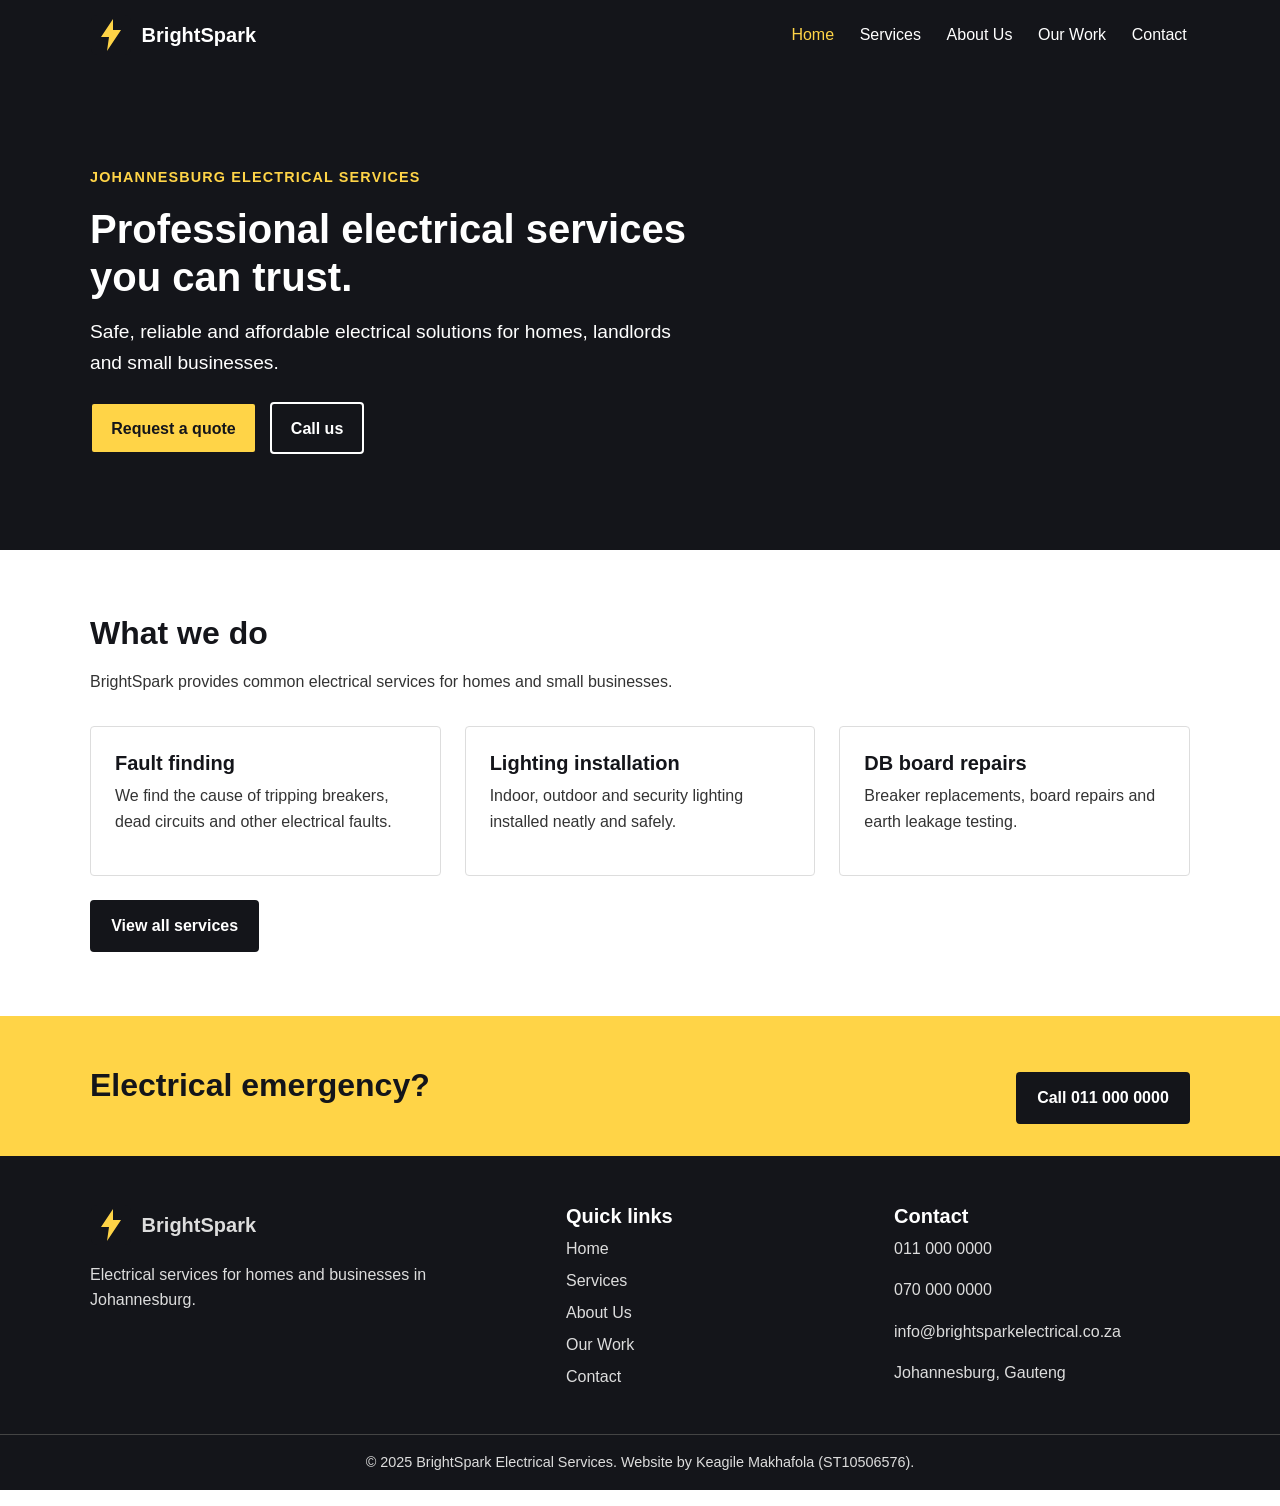
<file: index.html>
<!DOCTYPE html>
<html lang="en">
<head>
  <meta charset="UTF-8">
  <meta name="viewport" content="width=device-width, initial-scale=1.0">
  <meta name="description" content="BrightSpark Electrical Services in Johannesburg.">
  <meta name="author" content="Keagile Makhafola">
  <title>BrightSpark Electrical Services - Home</title>
  <link rel="stylesheet" href="css/style.css">
</head>

<body>
<header class="site-header">
  <div class="container header-inner">
    <a href="index.html" class="brand"><svg class="logo" width="42" height="42" viewBox="0 0 42 42" xmlns="http://www.w3.org/2000/svg" aria-label="BrightSpark logo" role="img">
  <rect x="1" y="1" width="40" height="40" rx="6" fill="#14151a"/>
  <path d="M23 5L11 23H19L17 37L31 16H23L23 5Z" fill="#FFD447"/>
</svg><span>BrightSpark</span></a>
    <nav>
      <ul class="nav-list">
        <li><a href="index.html" class="current">Home</a></li>
        <li><a href="services.html">Services</a></li>
        <li><a href="about.html">About Us</a></li>
        <li><a href="gallery.html">Our Work</a></li>
        <li><a href="contact.html">Contact</a></li>
      </ul>
    </nav>
  </div>
</header>

<main>
  <section class="hero">
    <div class="container">
      <p class="small-heading">Johannesburg electrical services</p>
      <h1>Professional electrical services you can trust.</h1>
      <p class="hero-text">Safe, reliable and affordable electrical solutions for homes, landlords and small businesses.</p>
      <div class="buttons">
        <a href="contact.html" class="button primary">Request a quote</a>
        <a href="tel:+27110000000" class="button light">Call us</a>
      </div>
    </div>
  </section>

  <section class="section">
    <div class="container">
      <h2>What we do</h2>
      <p class="intro">BrightSpark provides common electrical services for homes and small businesses.</p>
      <div class="cards">
        <article class="card"><h3>Fault finding</h3><p>We find the cause of tripping breakers, dead circuits and other electrical faults.</p></article>
        <article class="card"><h3>Lighting installation</h3><p>Indoor, outdoor and security lighting installed neatly and safely.</p></article>
        <article class="card"><h3>DB board repairs</h3><p>Breaker replacements, board repairs and earth leakage testing.</p></article>
      </div>
      <a href="services.html" class="button secondary">View all services</a>
    </div>
  </section>

  <section class="callout">
    <div class="container">
      <h2>Electrical emergency?</h2>
      <a href="tel:+27110000000" class="button secondary">Call 011 000 0000</a>
    </div>
  </section>

</main>
<footer class="site-footer">
  <div class="container footer-grid">
    <div>
      <a href="index.html" class="brand"><svg class="logo" width="42" height="42" viewBox="0 0 42 42" xmlns="http://www.w3.org/2000/svg" aria-label="BrightSpark logo" role="img">
  <rect x="1" y="1" width="40" height="40" rx="6" fill="#14151a"/>
  <path d="M23 5L11 23H19L17 37L31 16H23L23 5Z" fill="#FFD447"/>
  
</svg><span>BrightSpark</span></a>
      <p>Electrical services for homes and businesses in Johannesburg.</p>
    </div>
    <div>
      <h3>Quick links</h3>
      <ul>
        <li><a href="index.html">Home</a></li>
        <li><a href="services.html">Services</a></li>
        <li><a href="about.html">About Us</a></li>
        <li><a href="gallery.html">Our Work</a></li>
        <li><a href="contact.html">Contact</a></li>
      </ul>

    </div>
    <div>
      <h3>Contact</h3>
      <p>011 000 0000</p>
      <p>070 000 0000</p>
      <p>info@brightsparkelectrical.co.za</p>
      <p>Johannesburg, Gauteng</p>
    </div>
  </div>

  <p class="footer-bottom">&copy; 2025 BrightSpark Electrical Services. Website by Keagile Makhafola (ST10506576).</p>
</footer>
</body>
</html>
</file>
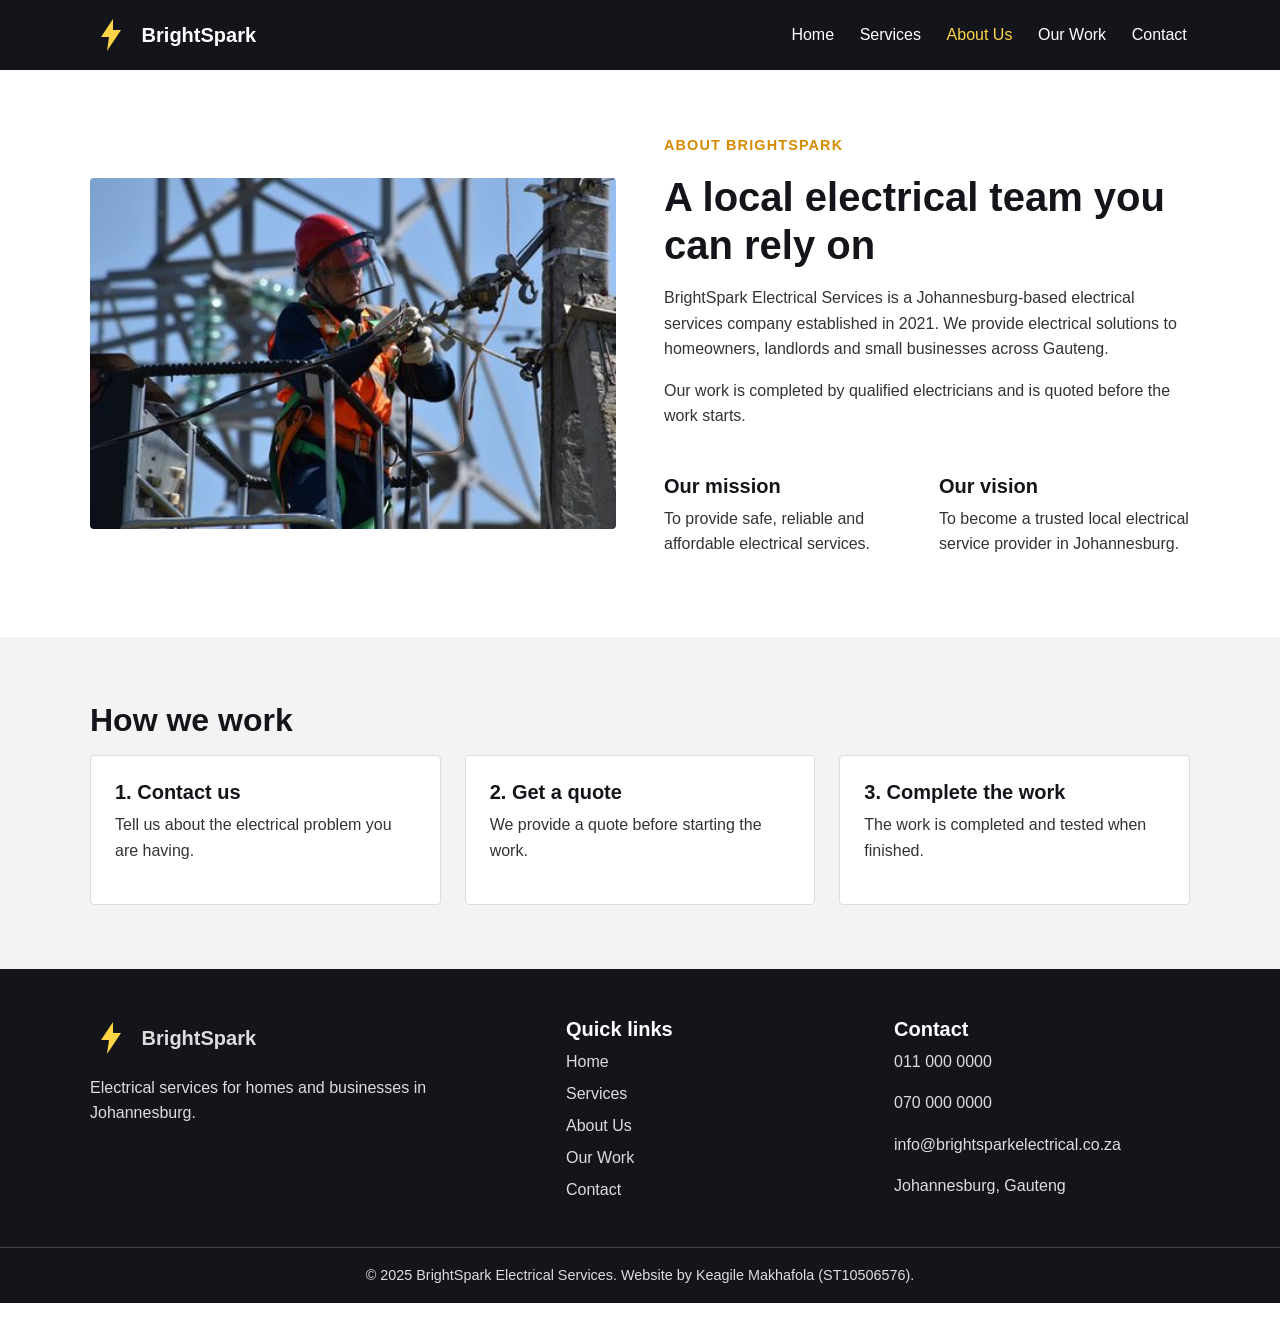
<file: about.html>
<!DOCTYPE html>
<html lang="en">

<head>
  <meta charset="UTF-8">
  <meta name="viewport" content="width=device-width, initial-scale=1.0">
  <meta name="description" content="BrightSpark Electrical Services in Johannesburg.">
  <meta name="author" content="Keagile Makhafola">
  <title>BrightSpark Electrical Services - About Us</title>
  <link rel="stylesheet" href="css/style.css">
</head>

<body>
<header class="site-header">
  <div class="container header-inner">
    <a href="index.html" class="brand"><svg class="logo" width="42" height="42" viewBox="0 0 42 42" xmlns="http://www.w3.org/2000/svg" aria-label="BrightSpark logo" role="img">
  <rect x="1" y="1" width="40" height="40" rx="6" fill="#14151a"/>
  <path d="M23 5L11 23H19L17 37L31 16H23L23 5Z" fill="#FFD447"/>
</svg><span>BrightSpark</span></a>
    <nav>
      <ul class="nav-list">
        <li><a href="index.html">Home</a></li>
        <li><a href="services.html">Services</a></li>
        <li><a href="about.html" class="current">About Us</a></li>
        <li><a href="gallery.html">Our Work</a></li>
        <li><a href="contact.html">Contact</a></li>
      </ul>
    </nav>
  </div>
</header>

<main>
  <section class="section">
    <div class="container about">
      <div>
        <picture>
          <source media="(max-width: 600px)" srcset="images/electrical-installation-small.jpg">
          <source media="(max-width: 1000px)" srcset="images/electrical-installation-medium.jpg">
          <img src="images/electrical-installation.avif" srcset="images/electrical-installation-small.jpg 450w, images/electrical-installation-medium.jpg 750w, images/electrical-installation.avif 900w" sizes="(max-width: 600px) 100vw, 50vw" alt="Electrical installation work">
        </picture>
      </div>
      
      <div>
        <p class="small-heading">About BrightSpark</p>
        <h1>A local electrical team you can rely on</h1>
        <p>BrightSpark Electrical Services is a Johannesburg-based electrical services company established in 2021. We provide electrical solutions to homeowners, landlords and small businesses across Gauteng.</p>
        <p>Our work is completed by qualified electricians and is quoted before the work starts.</p>
        <div class="values">
          <div><h3>Our mission</h3><p>To provide safe, reliable and affordable electrical services.</p></div>
          <div><h3>Our vision</h3><p>To become a trusted local electrical service provider in Johannesburg.</p></div>
        </div>
      </div>
    </div>

  </section>
  <section class="section grey">
    <div class="container">
      <h2>How we work</h2>
      <div class="cards">
        <article class="card"><h3>1. Contact us</h3><p>Tell us about the electrical problem you are having.</p></article>
        <article class="card"><h3>2. Get a quote</h3><p>We provide a quote before starting the work.</p></article>
        <article class="card"><h3>3. Complete the work</h3><p>The work is completed and tested when finished.</p></article>
      </div>
    </div>
  </section>

</main>

<footer class="site-footer">
  <div class="container footer-grid">
    <div>
      <a href="index.html" class="brand"><svg class="logo" width="42" height="42" viewBox="0 0 42 42" xmlns="http://www.w3.org/2000/svg" aria-label="BrightSpark logo" role="img">
  <rect x="1" y="1" width="40" height="40" rx="6" fill="#14151a"/>
  <path d="M23 5L11 23H19L17 37L31 16H23L23 5Z" fill="#FFD447"/>
</svg><span>BrightSpark</span></a>
      <p>Electrical services for homes and businesses in Johannesburg.</p>
    </div>
    <div>
      <h3>Quick links</h3>
      <ul>
        <li><a href="index.html">Home</a></li>
        <li><a href="services.html">Services</a></li>
        <li><a href="about.html">About Us</a></li>
        <li><a href="gallery.html">Our Work</a></li>
        <li><a href="contact.html">Contact</a></li>
      </ul>
    </div>

    <div>
      <h3>Contact</h3>
      <p>011 000 0000</p>
      <p>070 000 0000</p>
      <p>info@brightsparkelectrical.co.za</p>
      <p>Johannesburg, Gauteng</p>
    </div>
  </div>

  <p class="footer-bottom">&copy; 2025 BrightSpark Electrical Services. Website by Keagile Makhafola (ST10506576).</p>
</footer>
</body>
</html>
</file>
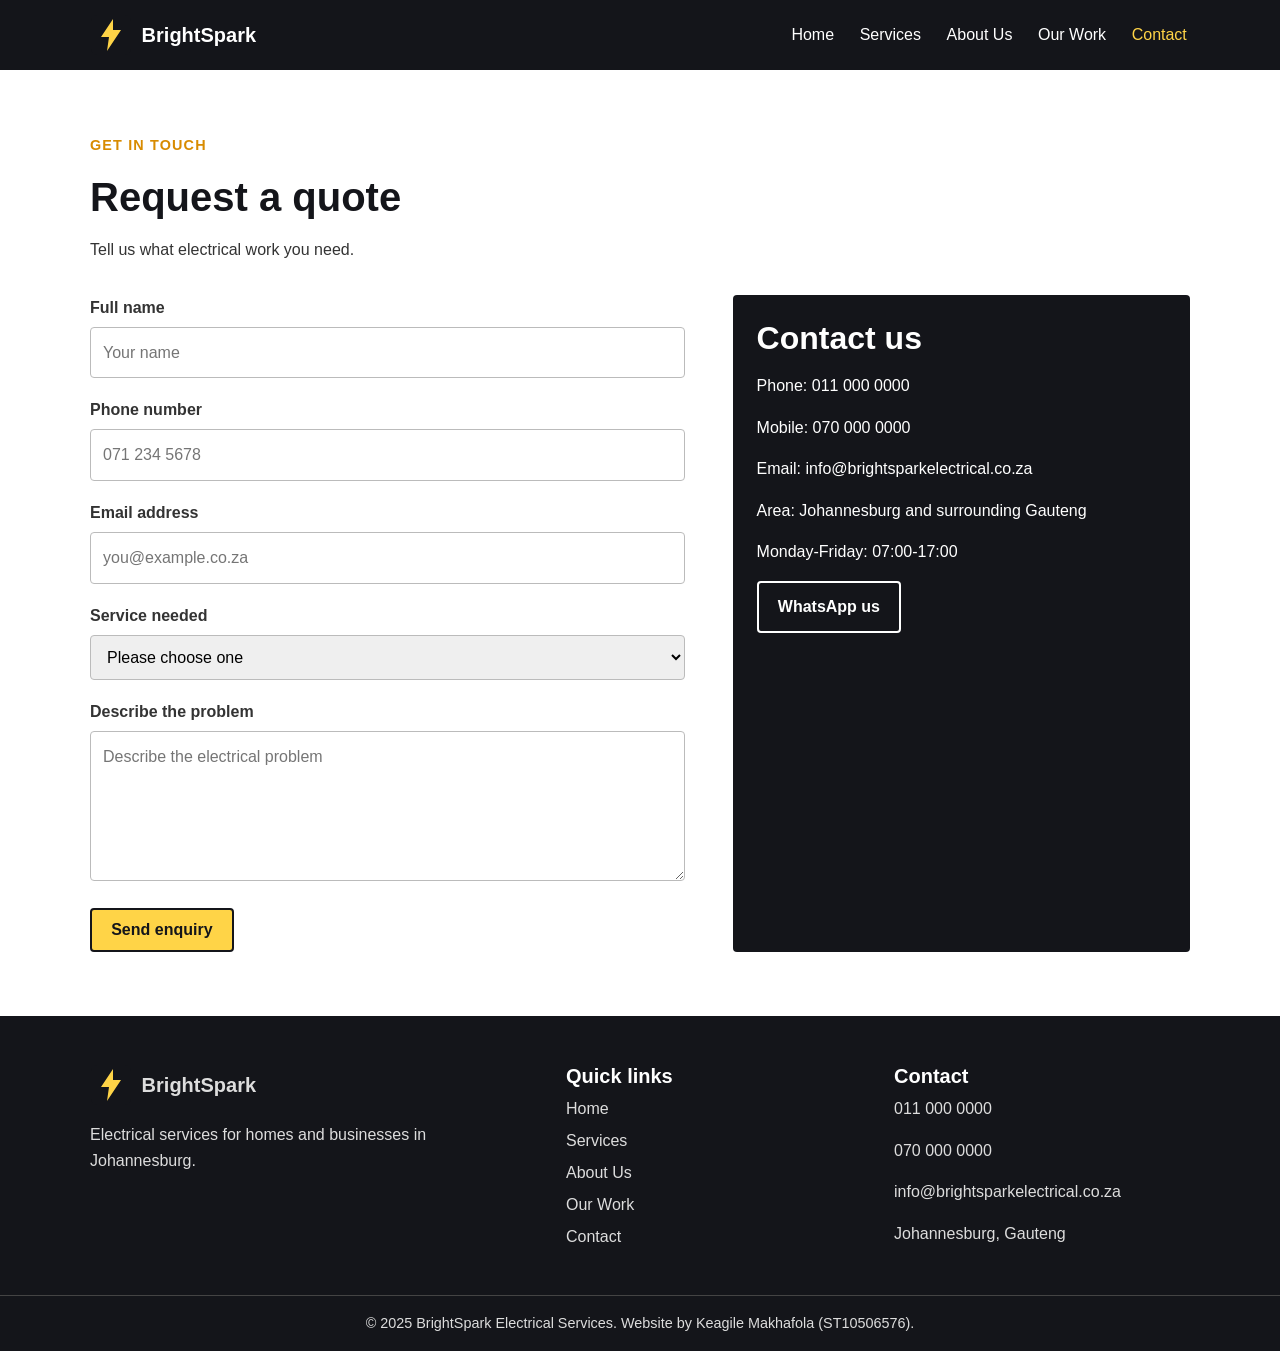
<file: contact.html>
<!DOCTYPE html>
<html lang="en">
<head>
  <meta charset="UTF-8">
  <meta name="viewport" content="width=device-width, initial-scale=1.0">
  <meta name="description" content="BrightSpark Electrical Services in Johannesburg.">
  <meta name="author" content="Keagile Makhafola">
  <title>BrightSpark Electrical Services - Contact</title>
  <link rel="stylesheet" href="css/style.css">
</head>

<body>
<header class="site-header">
  <div class="container header-inner">
    <a href="index.html" class="brand"><svg class="logo" width="42" height="42" viewBox="0 0 42 42" xmlns="http://www.w3.org/2000/svg" aria-label="BrightSpark logo" role="img">
  <rect x="1" y="1" width="40" height="40" rx="6" fill="#14151a"/>
  <path d="M23 5L11 23H19L17 37L31 16H23L23 5Z" fill="#FFD447"/>
</svg><span>BrightSpark</span></a>
    <nav>
      <ul class="nav-list">
        <li><a href="index.html">Home</a></li>
        <li><a href="services.html">Services</a></li>
        <li><a href="about.html">About Us</a></li>
        <li><a href="gallery.html">Our Work</a></li>
        <li><a href="contact.html" class="current">Contact</a></li>
      </ul>
    </nav>
  </div>

</header>
<main>
  <section class="section">
    <div class="container">
      <p class="small-heading">Get in touch</p>
      <h1>Request a quote</h1>
      <p class="intro">Tell us what electrical work you need.</p>
      <div class="contact">
        <form action="#" method="post">
          <label for="fullName">Full name</label>
          <input type="text" id="fullName" name="fullName" placeholder="Your name" required>
          <label for="phone">Phone number</label>
          <input type="tel" id="phone" name="phone" placeholder="071 234 5678" required>
          <label for="email">Email address</label>
          <input type="email" id="email" name="email" placeholder="you@example.co.za" required>
          <label for="service">Service needed</label>
          <select id="service" name="service" required>
            <option value="">Please choose one</option>
            <option>Electrical fault finding</option>
            <option>Lighting installation</option>
            <option>Plug and socket installation</option>
            <option>DB board repairs</option>
            <option>Home wiring</option>
            <option>Electrical maintenance</option>
          </select>

          <label for="message">Describe the problem</label>
          <textarea id="message" name="message" placeholder="Describe the electrical problem"></textarea>
          <button type="submit" class="button primary">Send enquiry</button>

        </form>
        <aside class="contact-box">
          <h2>Contact us</h2>
          <p>Phone: 011 000 0000</p>
          <p>Mobile: 070 000 0000</p>
          <p>Email: info@brightsparkelectrical.co.za</p>
          <p>Area: Johannesburg and surrounding Gauteng</p>
          <p>Monday-Friday: 07:00-17:00</p>
          <a href="https://wa.me/27700000000" class="button light">WhatsApp us</a>
        </aside>

      </div>
    </div>
  </section>

</main>
<footer class="site-footer">
  <div class="container footer-grid">
    <div>
      <a href="index.html" class="brand"><svg class="logo" width="42" height="42" viewBox="0 0 42 42" xmlns="http://www.w3.org/2000/svg" aria-label="BrightSpark logo" role="img">
  <rect x="1" y="1" width="40" height="40" rx="6" fill="#14151a"/>
  <path d="M23 5L11 23H19L17 37L31 16H23L23 5Z" fill="#FFD447"/>
</svg><span>BrightSpark</span></a>
      <p>Electrical services for homes and businesses in Johannesburg.</p>

    </div>
    <div>
      <h3>Quick links</h3>
      <ul>
        <li><a href="index.html">Home</a></li>
        <li><a href="services.html">Services</a></li>
        <li><a href="about.html">About Us</a></li>
        <li><a href="gallery.html">Our Work</a></li>
        <li><a href="contact.html">Contact</a></li>
      </ul>
    </div>

    <div>
      <h3>Contact</h3>
      <p>011 000 0000</p>
      <p>070 000 0000</p>
      <p>info@brightsparkelectrical.co.za</p>
      <p>Johannesburg, Gauteng</p>
    </div>
  </div>
  
  <p class="footer-bottom">&copy; 2025 BrightSpark Electrical Services. Website by Keagile Makhafola (ST10506576).</p>
</footer>
</body>
</html>
</file>
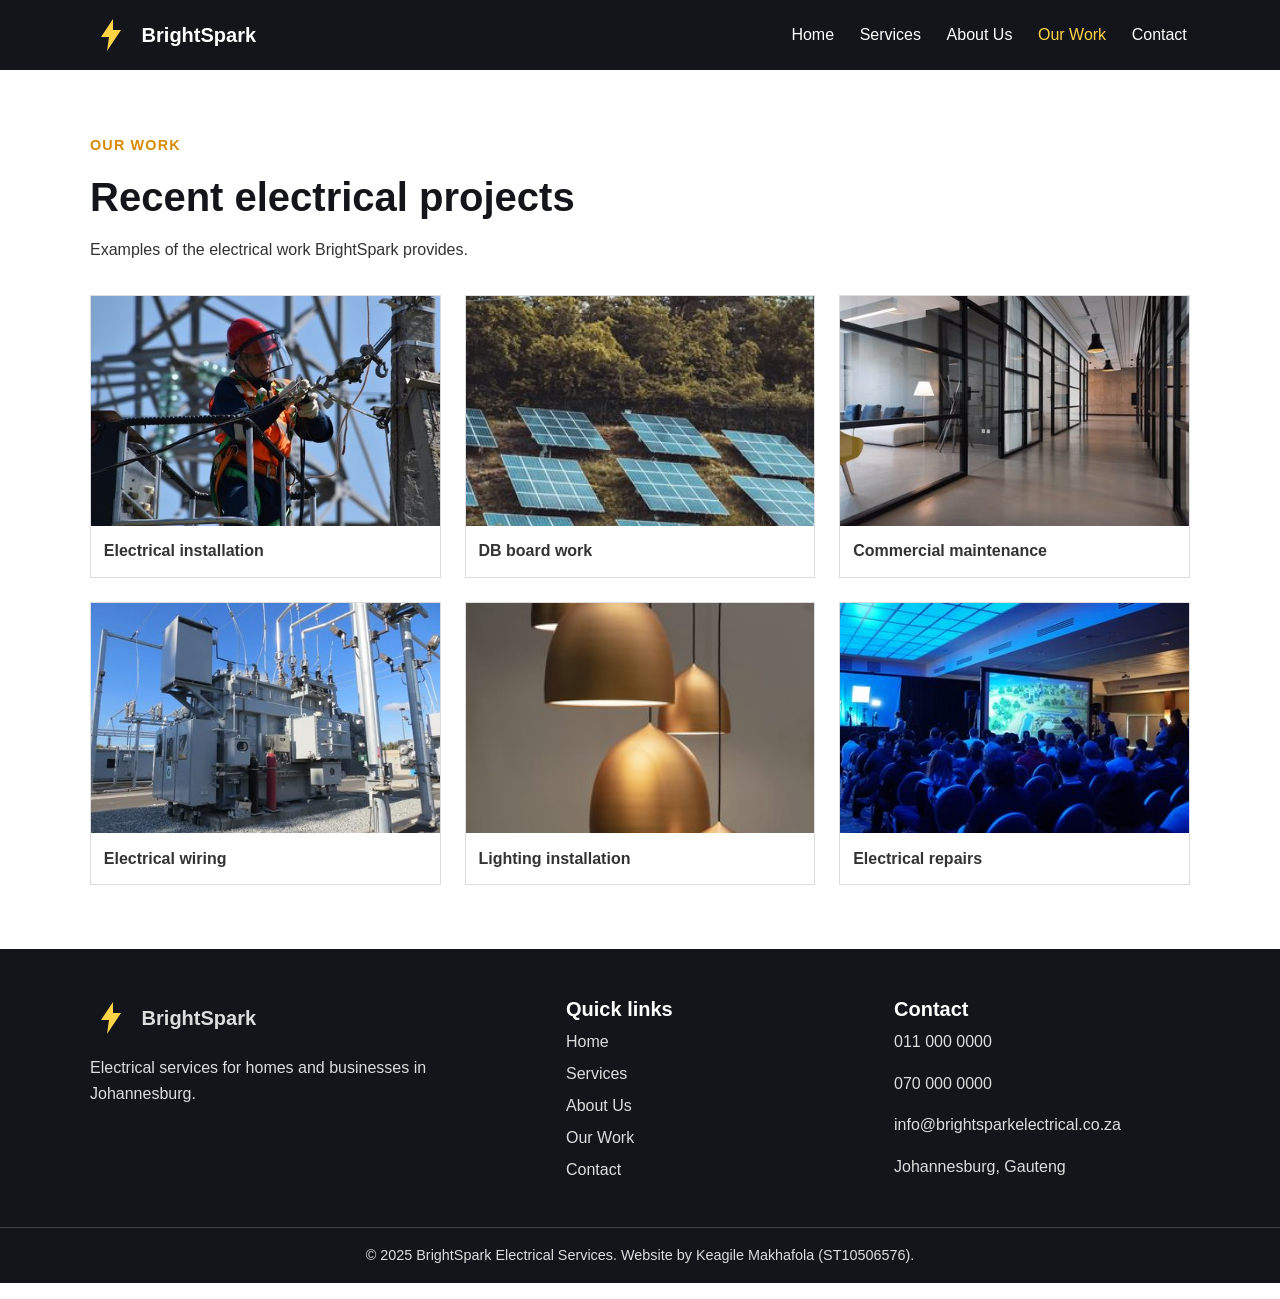
<file: gallery.html>
<!DOCTYPE html>
<html lang="en">

<head>
  <meta charset="UTF-8">
  <meta name="viewport" content="width=device-width, initial-scale=1.0">
  <meta name="description" content="BrightSpark Electrical Services in Johannesburg.">
  <meta name="author" content="Keagile Makhafola">
  <title>BrightSpark Electrical Services - Our Work</title>
  <link rel="stylesheet" href="css/style.css">
</head>

<body>
<header class="site-header">
  <div class="container header-inner">
    <a href="index.html" class="brand"><svg class="logo" width="42" height="42" viewBox="0 0 42 42" xmlns="http://www.w3.org/2000/svg" aria-label="BrightSpark logo" role="img">
  <rect x="1" y="1" width="40" height="40" rx="6" fill="#14151a"/>
  <path d="M23 5L11 23H19L17 37L31 16H23L23 5Z" fill="#FFD447"/>
  
</svg><span>BrightSpark</span></a>
    <nav>
      <ul class="nav-list">
        <li><a href="index.html">Home</a></li>
        <li><a href="services.html">Services</a></li>
        <li><a href="about.html">About Us</a></li>
        <li><a href="gallery.html" class="current">Our Work</a></li>
        <li><a href="contact.html">Contact</a></li>
      </ul>
    </nav>
  </div>
</header>

<main>
  <section class="section">
    <div class="container">
      <p class="small-heading">Our work</p>
      <h1>Recent electrical projects</h1>
      <p class="intro">Examples of the electrical work BrightSpark provides.</p>
      <div class="gallery">
        <figure><img src="images/electrical-installation.avif" srcset="images/electrical-installation-small.jpg 450w, images/electrical-installation-medium.jpg 750w, images/electrical-installation.avif 900w" sizes="(max-width: 640px) 100vw, (max-width: 1000px) 50vw, 33vw" alt="Electrical installation" loading="lazy"><figcaption>Electrical installation</figcaption></figure>
        <figure><img src="images/db-board-work.avif" srcset="images/db-board-work-small.jpg 450w, images/db-board-work-medium.jpg 750w, images/db-board-work.avif 900w" sizes="(max-width: 640px) 100vw, (max-width: 1000px) 50vw, 33vw" alt="DB board work" loading="lazy"><figcaption>DB board work</figcaption></figure>
        <figure><img src="images/commercial-maintenance.avif" srcset="images/commercial-maintenance-small.jpg 450w, images/commercial-maintenance-medium.jpg 750w, images/commercial-maintenance.avif 900w" sizes="(max-width: 640px) 100vw, (max-width: 1000px) 50vw, 33vw" alt="Commercial maintenance" loading="lazy"><figcaption>Commercial maintenance</figcaption></figure>
        <figure><img src="images/wiring.avif" srcset="images/wiring-small.jpg 450w, images/wiring-medium.jpg 750w, images/wiring.avif 900w" sizes="(max-width: 640px) 100vw, (max-width: 1000px) 50vw, 33vw" alt="Electrical wiring" loading="lazy"><figcaption>Electrical wiring</figcaption></figure>
        <figure><img src="images/lighting-installation.avif" srcset="images/lighting-installation-small.jpg 450w, images/lighting-installation-medium.jpg 750w, images/lighting-installation.avif 900w" sizes="(max-width: 640px) 100vw, (max-width: 1000px) 50vw, 33vw" alt="Lighting installation" loading="lazy"><figcaption>Lighting installation</figcaption></figure>
        <figure><img src="images/electrical-repairs.avif" srcset="images/electrical-repairs-small.jpg 450w, images/electrical-repairs-medium.jpg 750w, images/electrical-repairs.avif 900w" sizes="(max-width: 640px) 100vw, (max-width: 1000px) 50vw, 33vw" alt="Electrical repairs" loading="lazy"><figcaption>Electrical repairs</figcaption></figure>
      </div>
    </div>
  </section>
</main>

<footer class="site-footer">
  <div class="container footer-grid">
    <div>
      <a href="index.html" class="brand"><svg class="logo" width="42" height="42" viewBox="0 0 42 42" xmlns="http://www.w3.org/2000/svg" aria-label="BrightSpark logo" role="img">
  <rect x="1" y="1" width="40" height="40" rx="6" fill="#14151a"/>
  <path d="M23 5L11 23H19L17 37L31 16H23L23 5Z" fill="#FFD447"/>

</svg><span>BrightSpark</span></a>
      <p>Electrical services for homes and businesses in Johannesburg.</p>
    </div>
    <div>
      <h3>Quick links</h3>
      <ul>
        <li><a href="index.html">Home</a></li>
        <li><a href="services.html">Services</a></li>
        <li><a href="about.html">About Us</a></li>
        <li><a href="gallery.html">Our Work</a></li>
        <li><a href="contact.html">Contact</a></li>
      </ul>
    </div>
    <div>
      <h3>Contact</h3>
      <p>011 000 0000</p>
      <p>070 000 0000</p>
      <p>info@brightsparkelectrical.co.za</p>
      <p>Johannesburg, Gauteng</p>
    </div>
  </div>
  <p class="footer-bottom">&copy; 2025 BrightSpark Electrical Services. Website by Keagile Makhafola (ST10506576).</p>
</footer>
</body>
</html>
</file>
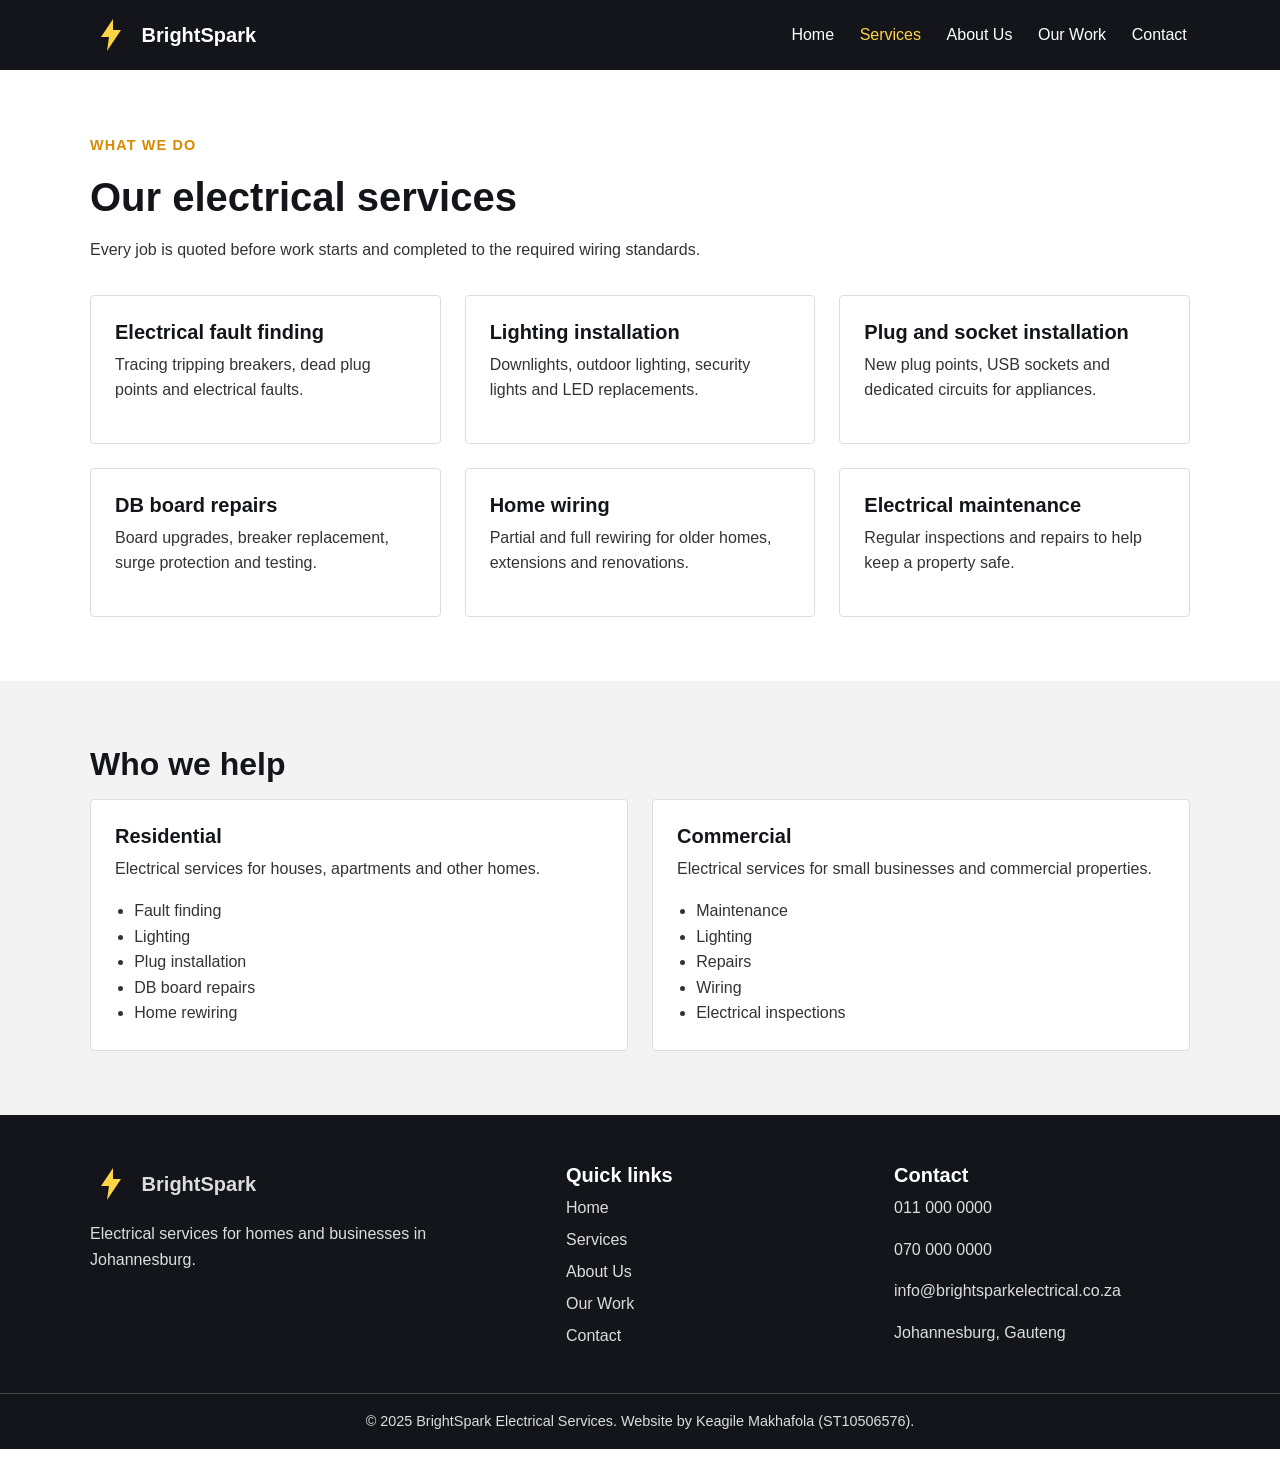
<file: services.html>
<!DOCTYPE html>
<html lang="en">

<head>
  <meta charset="UTF-8">
  <meta name="viewport" content="width=device-width, initial-scale=1.0">
  <meta name="description" content="BrightSpark Electrical Services in Johannesburg.">
  <meta name="author" content="Keagile Makhafola">
  <title>BrightSpark Electrical Services - Services</title>
  <link rel="stylesheet" href="css/style.css">
</head>

<body>
<header class="site-header">
  <div class="container header-inner">
    <a href="index.html" class="brand"><svg class="logo" width="42" height="42" viewBox="0 0 42 42" xmlns="http://www.w3.org/2000/svg" aria-label="BrightSpark logo" role="img">
  <rect x="1" y="1" width="40" height="40" rx="6" fill="#14151a"/>
  <path d="M23 5L11 23H19L17 37L31 16H23L23 5Z" fill="#FFD447"/>
</svg><span>BrightSpark</span></a>

    <nav>
      <ul class="nav-list">
        <li><a href="index.html">Home</a></li>
        <li><a href="services.html" class="current">Services</a></li>
        <li><a href="about.html">About Us</a></li>
        <li><a href="gallery.html">Our Work</a></li>
        <li><a href="contact.html">Contact</a></li>
      </ul>
    </nav>
  </div>

</header>

<main>
  <section class="section">
    <div class="container">
      <p class="small-heading">What we do</p>
      <h1>Our electrical services</h1>
      <p class="intro">Every job is quoted before work starts and completed to the required wiring standards.</p>
      <div class="cards">
        <article class="card"><h3>Electrical fault finding</h3><p>Tracing tripping breakers, dead plug points and electrical faults.</p></article>
        <article class="card"><h3>Lighting installation</h3><p>Downlights, outdoor lighting, security lights and LED replacements.</p></article>
        <article class="card"><h3>Plug and socket installation</h3><p>New plug points, USB sockets and dedicated circuits for appliances.</p></article>
        <article class="card"><h3>DB board repairs</h3><p>Board upgrades, breaker replacement, surge protection and testing.</p></article>
        <article class="card"><h3>Home wiring</h3><p>Partial and full rewiring for older homes, extensions and renovations.</p></article>
        <article class="card"><h3>Electrical maintenance</h3><p>Regular inspections and repairs to help keep a property safe.</p></article>
      </div>
    </div>
  </section>

  <section class="section grey">
    <div class="container">
      <h2>Who we help</h2>
      <div class="cards two">
        <article class="card"><h3>Residential</h3><p>Electrical services for houses, apartments and other homes.</p><ul class="simple-list"><li>Fault finding</li><li>Lighting</li><li>Plug installation</li><li>DB board repairs</li><li>Home rewiring</li></ul></article>
        <article class="card"><h3>Commercial</h3><p>Electrical services for small businesses and commercial properties.</p><ul class="simple-list"><li>Maintenance</li><li>Lighting</li><li>Repairs</li><li>Wiring</li><li>Electrical inspections</li></ul></article>
      </div>
    </div>
  </section>
  
</main>
<footer class="site-footer">
  <div class="container footer-grid">
    <div>
      <a href="index.html" class="brand"><svg class="logo" width="42" height="42" viewBox="0 0 42 42" xmlns="http://www.w3.org/2000/svg" aria-label="BrightSpark logo" role="img">
  <rect x="1" y="1" width="40" height="40" rx="6" fill="#14151a"/>
  <path d="M23 5L11 23H19L17 37L31 16H23L23 5Z" fill="#FFD447"/>
</svg><span>BrightSpark</span></a>
      <p>Electrical services for homes and businesses in Johannesburg.</p>
    </div>

    <div>
      <h3>Quick links</h3>
      <ul>
        <li><a href="index.html">Home</a></li>
        <li><a href="services.html">Services</a></li>
        <li><a href="about.html">About Us</a></li>
        <li><a href="gallery.html">Our Work</a></li>
        <li><a href="contact.html">Contact</a></li>
      </ul>
    </div>

    <div>
      <h3>Contact</h3>
      <p>011 000 0000</p>
      <p>070 000 0000</p>
      <p>info@brightsparkelectrical.co.za</p>
      <p>Johannesburg, Gauteng</p>
    </div>
  </div>
  <p class="footer-bottom">&copy; 2025 BrightSpark Electrical Services. Website by Keagile Makhafola (ST10506576).</p>
</footer>
</body>
</html>
</file>
<file: css/style.css>
* {
  margin: 0;
  padding: 0;
  box-sizing: border-box;
}
html {
  font-size: 16px;
}
body {
  font-family: Arial, Helvetica, sans-serif;
  font-size: 1rem;
  line-height: 1.6;
  color: #333;
  background: #fff;
}
img {
  max-width: 100%;
  height: auto;
  display: block;
}
h1, h2, h3 {
  color: #14151a;
  line-height: 1.2;
}
h1 { font-size: 2.5rem; margin: .5rem 0 1rem; }
h2 { font-size: 2rem; margin-bottom: 1rem; }
h3 { font-size: 1.25rem; margin-bottom: .5rem; }
p { margin-bottom: 1rem; }
a {
  color: #14151a;
  text-decoration: none;
}
a:active { color: #ff9f1c; }
.container {
  width: 90%;
  max-width: 1100px;
  margin: 0 auto;
}
.site-header { background: #14151a; }
.header-inner {
  min-height: 70px;
  display: flex;
  align-items: center;
  justify-content: space-between;
  gap: 1rem;
}
.brand {
  display: flex;
  align-items: center;
  gap: .6rem;
  color: #fff;
  font-size: 1.25rem;
  font-weight: bold;
}
.logo { flex: 0 0 auto; }
.nav-list {
  display: flex;
  gap: 1.2rem;
  list-style: none;
}
.nav-list a {
  color: #fff;
  padding: .5rem .2rem;
}
.nav-list a.current { color: #ffd447; }
.nav-list a:focus,
.button:focus,
input:focus,
select:focus,
textarea:focus {
  outline: 2px solid #ff9f1c;
  outline-offset: 2px;
}
.hero {
  background: #14151a;
  color: #fff;
  padding: 6rem 0;
}
.hero h1 { color: #fff; max-width: 650px; }
.hero-text { max-width: 600px; font-size: 1.2rem; }
.small-heading {
  color: #d88b00;
  font-weight: bold;
  text-transform: uppercase;
  letter-spacing: .08em;
  font-size: .9rem;
}
.hero .small-heading { color: #ffd447; }
.buttons {
  display: flex;
  flex-wrap: wrap;
  gap: .8rem;
  margin-top: 1.5rem;
}
.button {
  display: inline-block;
  padding: .7rem 1.2rem;
  border: 2px solid #14151a;
  border-radius: 4px;
  font-size: 1rem;
  font-weight: bold;
  cursor: pointer;
}
.button:active { transform: translateY(0); }
.primary { background: #ffd447; color: #14151a; }
.light { border-color: #fff; color: #fff; background: transparent; }
.secondary { background: #14151a; color: #fff; margin-top: 1.5rem; }
.section { padding: 4rem 0; }
.grey { background: #f3f3f3; }
.intro { max-width: 650px; margin-bottom: 2rem; }
.cards,
.gallery {
  display: grid;
  grid-template-columns: repeat(3, 1fr);
  gap: 1.5rem;
}
.cards.two { grid-template-columns: repeat(2, 1fr); }
.card {
  background: #fff;
  border: 1px solid #ddd;
  padding: 1.5rem;
  border-radius: 4px;
}
.simple-list { margin: 1rem 0 0 1.2rem; }
.callout {
  background: #ffd447;
  padding: 2rem 0;
}
.callout .container {
  display: flex;
  align-items: center;
  justify-content: space-between;
  gap: 1rem;
}
.callout h2 { margin: 0; }
.about {
  display: grid;
  grid-template-columns: 1fr 1fr;
  gap: 3rem;
  align-items: center;
}
.about img { width: 100%; border-radius: 4px; }
.values {
  display: grid;
  grid-template-columns: 1fr 1fr;
  gap: 1.5rem;
  margin-top: 2rem;
}
.values div { padding-top: .8rem; }
.gallery figure {
  margin: 0;
  border: 1px solid #ddd;
  background: #fff;
}
.gallery img {
  width: 100%;
  height: 230px;
  object-fit: cover;
}
.gallery figcaption { padding: .8rem; font-weight: bold; }
.contact {
  display: grid;
  grid-template-columns: 1.3fr 1fr;
  gap: 3rem;
}
form label { display: block; margin-bottom: .4rem; font-weight: bold; }
input,
select,
textarea {
  width: 100%;
  padding: .75rem;
  margin-bottom: 1.2rem;
  border: 1px solid #bbb;
  border-radius: 4px;
  font: inherit;
}
textarea { min-height: 150px; resize: vertical; }
.contact-box {
  background: #14151a;
  color: #fff;
  padding: 1.5rem;
  border-radius: 4px;
}
.contact-box h2 { color: #fff; }
.site-footer {
  background: #14151a;
  color: #ddd;
  padding: 3rem 0 0;
}
.site-footer .brand { margin-bottom: 1rem; }
.site-footer h3 { color: #fff; }
.site-footer a { color: #ddd; }
.site-footer ul { list-style: none; }
.site-footer li { margin-bottom: .4rem; }
.footer-grid {
  display: grid;
  grid-template-columns: 1.5fr 1fr 1fr;
  gap: 2rem;
}
.footer-bottom {
  border-top: 1px solid #444;
  text-align: center;
  margin-top: 2rem;
  padding: 1rem;
  font-size: .9rem;
}
@media (max-width: 900px) {
  h1 { font-size: 2.2rem; }
  .cards, .gallery { grid-template-columns: repeat(2, 1fr); }
  .about, .contact, .footer-grid { grid-template-columns: 1fr; }
}
@media (max-width: 600px) {
  .header-inner {
    flex-direction: column;
    padding: .8rem 0;
  }
  .nav-list {
    flex-wrap: wrap;
    justify-content: center;
    gap: .7rem;
  }
  .hero { padding: 4rem 0; }
  h1 { font-size: 1.9rem; }
  h2 { font-size: 1.6rem; }
  .cards, .cards.two, .gallery, .values { grid-template-columns: 1fr; }
  .callout .container {
    flex-direction: column;
    align-items: flex-start;
  }
  .buttons .button {
    width: 100%;
    text-align: center;
  }
}
</file>
